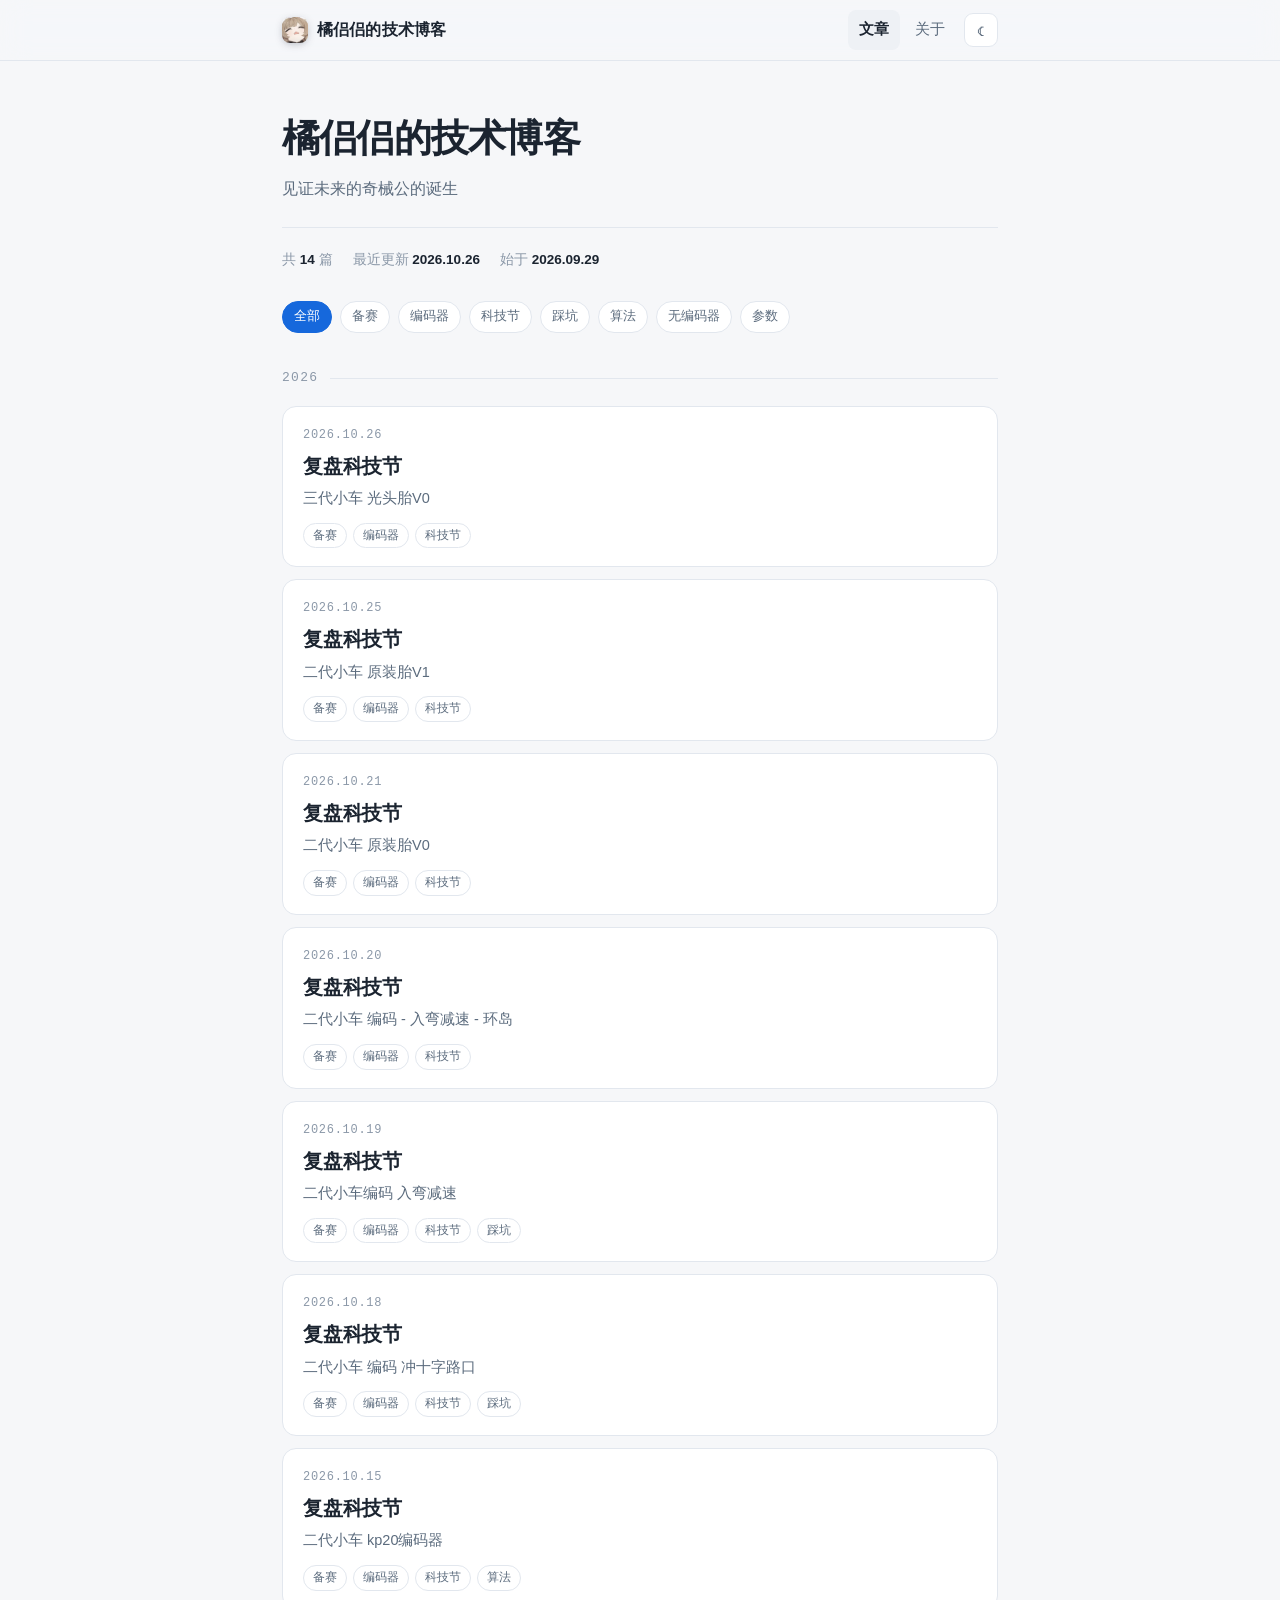
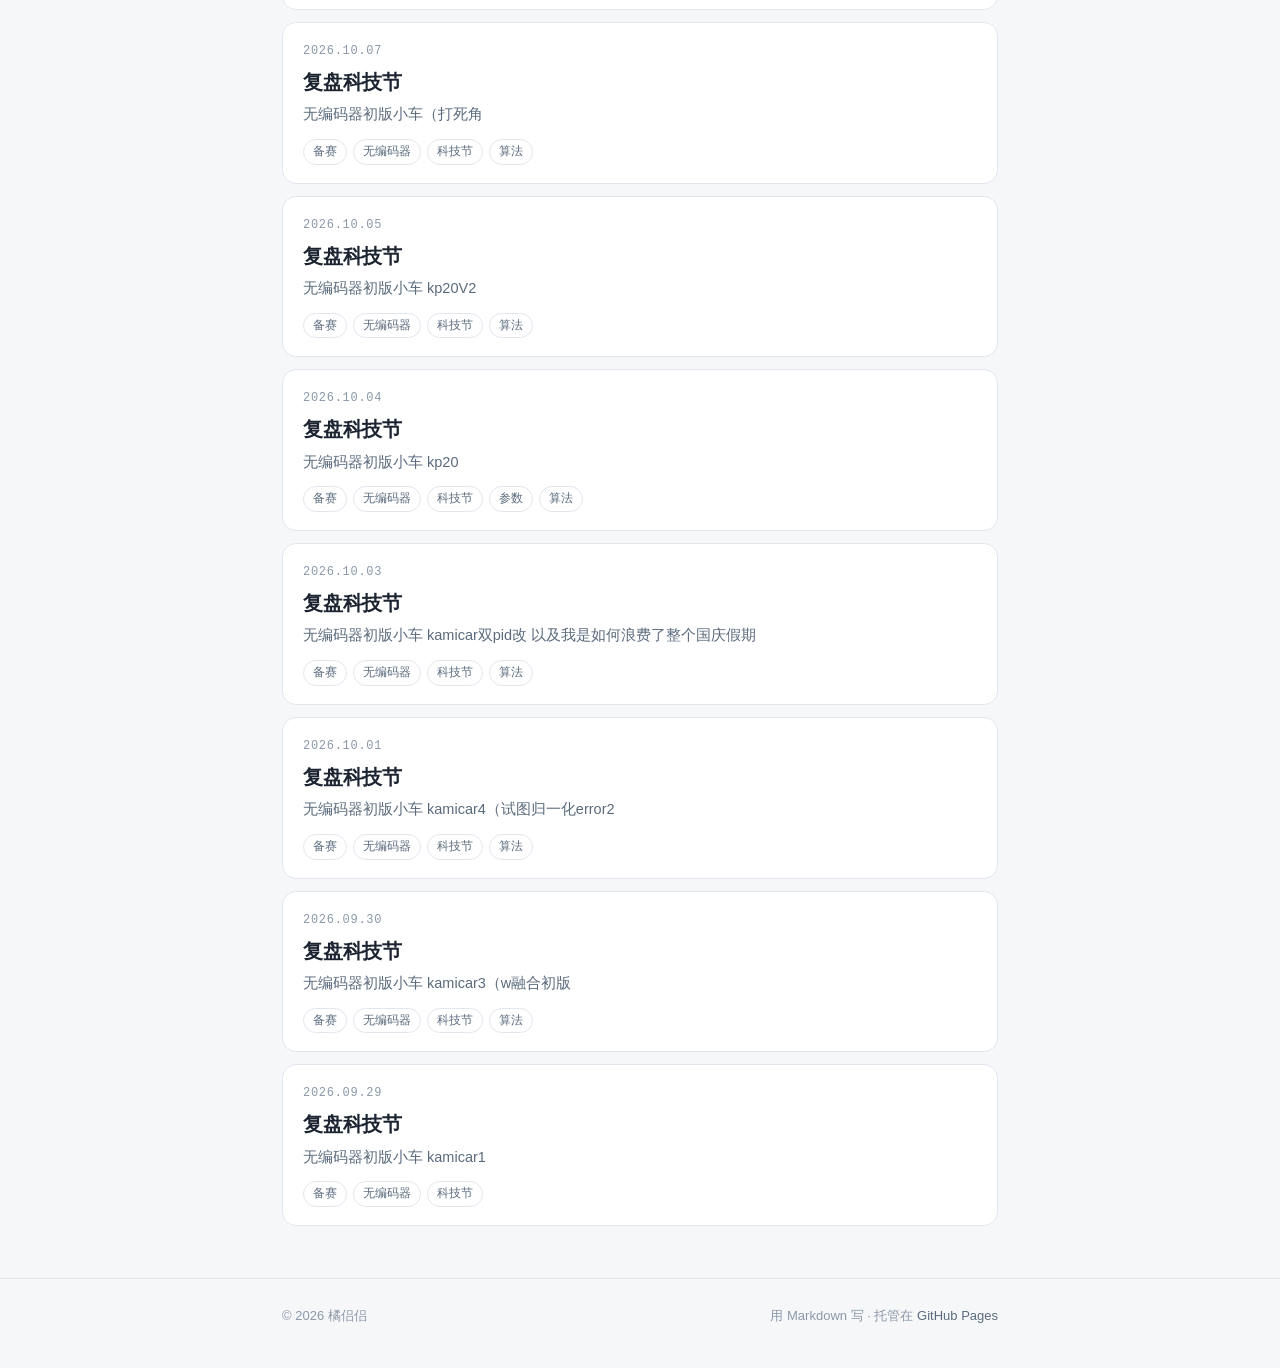
<file: index.html>
<!doctype html>
<html lang="zh-CN" data-theme="light">
<head>
<meta charset="utf-8">
<meta name="viewport" content="width=device-width, initial-scale=1">
<title>橘侣侣的个人小站</title>
<meta name="description" content="记录智能车竞赛的备赛、调车与比赛历程。">
<meta name="color-scheme" content="light dark">
<link rel="stylesheet" href="assets/style.css">
<link rel="icon" href="images/logo-64.png">
<script>
  // 在样式加载前定好深浅色，避免闪白
  (function () {
    try {
      var s = localStorage.getItem('theme');
      var t = s || (matchMedia('(prefers-color-scheme: dark)').matches ? 'dark' : 'light');
      document.documentElement.setAttribute('data-theme', t);
    } catch (e) {}
  })();
</script>
</head>
<body>
<a class="skip" href="#main">跳到正文</a>

<header class="site-header">
  <div class="wrap header-inner">
    <a class="brand" href="index.html">
      <span class="brand-mark" aria-hidden="true">◈</span>
      <span data-site-name>智能车手记</span>
    </a>
    <nav class="nav">
      <a href="index.html" class="active">文章</a>
      <a href="about.html">关于</a>
      <button id="theme-toggle" class="icon-btn" type="button" aria-label="切换深浅色">☾</button>
    </nav>
  </div>
</header>

<main id="main" class="wrap">
  <section class="hero">
    <h1><span data-site-name>智能车手记</span></h1>
    <p class="tagline" data-site-tagline>备赛、调车、翻车、再爬起来的全过程记录。</p>
    <div class="meta-strip" id="meta-strip"></div>
  </section>

  <div class="tag-bar" id="tag-bar"></div>
  <div class="post-list" id="post-list">
    <p class="loading">加载中</p>
  </div>
</main>

<footer class="site-footer">
  <div class="wrap footer-inner">
    <span>© <span data-year>2026</span> <span data-author>你的名字</span></span>
    <span>用 Markdown 写 · 托管在 <a href="https://pages.github.com/" target="_blank" rel="noopener">GitHub Pages</a></span>
  </div>
</footer>

<div class="lightbox" id="lightbox" role="dialog" aria-label="查看大图"><img alt=""></div>

<script src="assets/md.js"></script>
<script src="assets/app.js"></script>
</body>
</html>
</file>
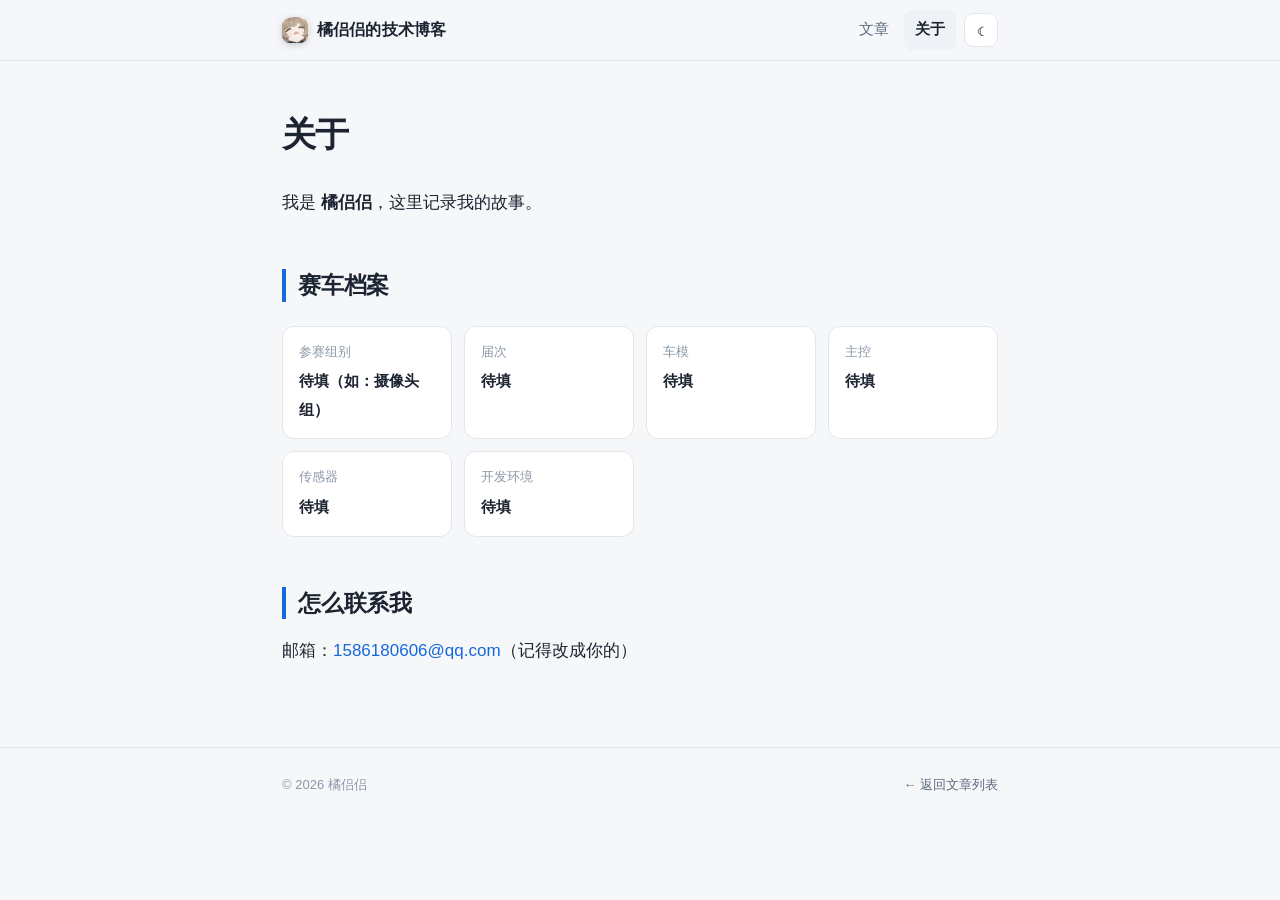
<file: about.html>
<!doctype html>
<html lang="zh-CN" data-theme="light">
<head>
<meta charset="utf-8">
<meta name="viewport" content="width=device-width, initial-scale=1">
<title>关于 · 橘侣侣的个人小站</title>
<meta name="color-scheme" content="light dark">
<link rel="stylesheet" href="assets/style.css">
<link rel="icon" href="images/logo-64.png">
<script>
  (function () {
    try {
      var s = localStorage.getItem('theme');
      var t = s || (matchMedia('(prefers-color-scheme: dark)').matches ? 'dark' : 'light');
      document.documentElement.setAttribute('data-theme', t);
    } catch (e) {}
  })();
</script>
</head>
<body>
<a class="skip" href="#main">跳到正文</a>

<header class="site-header">
  <div class="wrap header-inner">
    <a class="brand" href="index.html">
      <span class="brand-mark" aria-hidden="true">◈</span>
      <span data-site-name>智能车手记</span>
    </a>
    <nav class="nav">
      <a href="index.html">文章</a>
      <a href="about.html" class="active">关于</a>
      <button id="theme-toggle" class="icon-btn" type="button" aria-label="切换深浅色">☾</button>
    </nav>
  </div>
</header>

<main id="main" class="wrap">
  <div class="page">
    <h1>关于</h1>

    <div class="prose">
      <p>我是 <strong data-author>你的名字</strong>，这里记录我的故事。</p>

     

      <h2>赛车档案</h2>
      <dl class="spec-grid">
        <div class="spec"><dt>参赛组别</dt><dd>待填（如：摄像头组）</dd></div>
        <div class="spec"><dt>届次</dt><dd>待填</dd></div>
        <div class="spec"><dt>车模</dt><dd>待填</dd></div>
        <div class="spec"><dt>主控</dt><dd>待填</dd></div>
        <div class="spec"><dt>传感器</dt><dd>待填</dd></div>
        <div class="spec"><dt>开发环境</dt><dd>待填</dd></div>
      </dl>
 

      <h2>怎么联系我</h2>
      <p>邮箱：<a href="mailto:you@example.com">1586180606@qq.com</a>（记得改成你的）</p>
      <p data-github-wrap hidden>GitHub：<a href="https://github.com/" target="_blank" rel="noopener" data-github>github.com/yourname</a></p>
    </div>
  </div>
</main>

<footer class="site-footer">
  <div class="wrap footer-inner">
    <span>© <span data-year>2026</span> <span data-author>你的名字</span></span>
    <span><a href="index.html">← 返回文章列表</a></span>
  </div>
</footer>

<script src="assets/md.js"></script>
<script src="assets/app.js"></script>
</body>
</html>
</file>
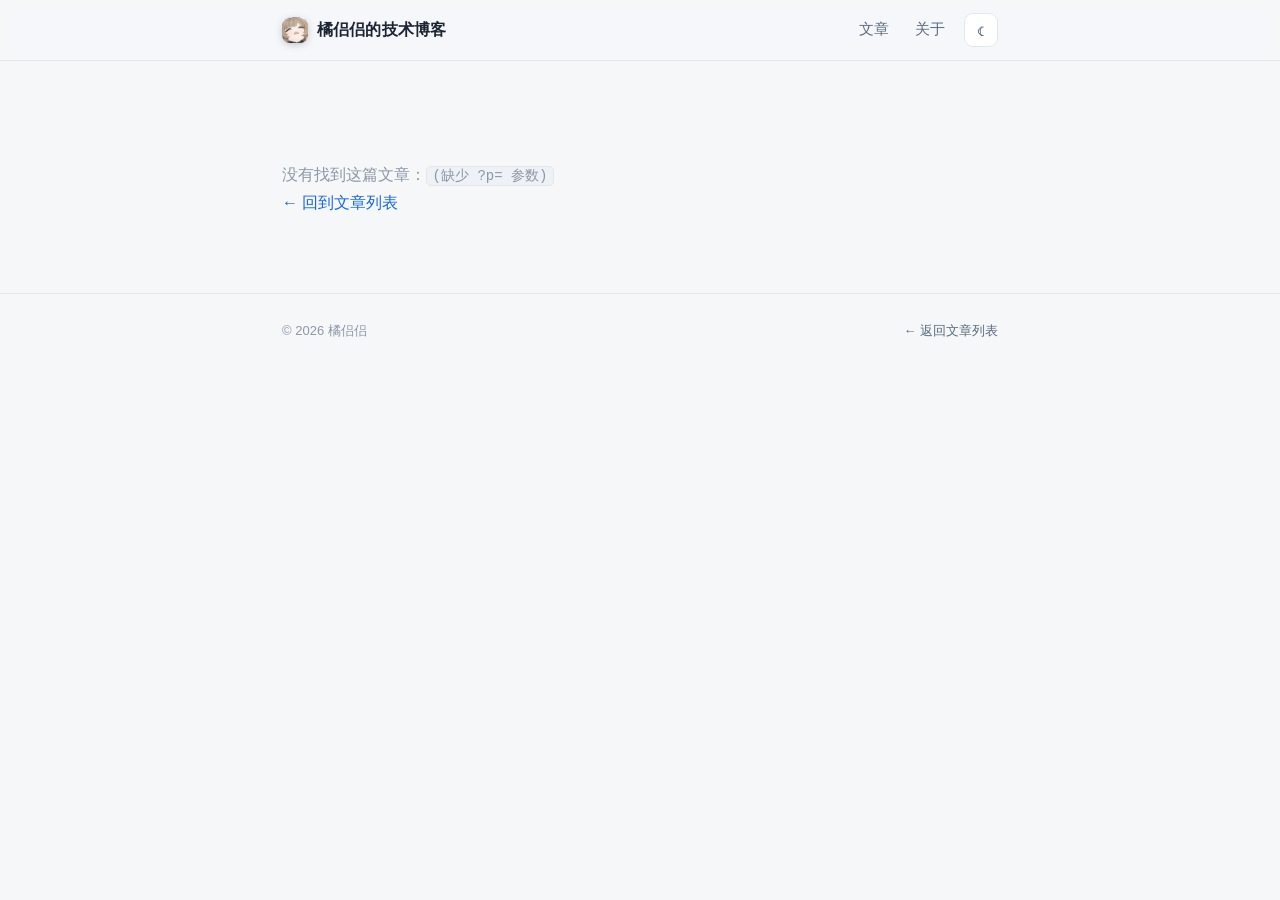
<file: post.html>
<!doctype html>
<html lang="zh-CN" data-theme="light">
<head>
<meta charset="utf-8">
<meta name="viewport" content="width=device-width, initial-scale=1">
<title>文章 · 橘侣侣的个人小站</title>
<meta name="description" content="记录智能车竞赛的备赛、调车与比赛历程。">
<meta name="color-scheme" content="light dark">
<link rel="stylesheet" href="assets/style.css">
<link rel="icon" href="images/logo-64.png">
<script>
  (function () {
    try {
      var s = localStorage.getItem('theme');
      var t = s || (matchMedia('(prefers-color-scheme: dark)').matches ? 'dark' : 'light');
      document.documentElement.setAttribute('data-theme', t);
    } catch (e) {}
  })();
</script>
</head>
<body>
<a class="skip" href="#main">跳到正文</a>

<header class="site-header">
  <div class="wrap header-inner">
    <a class="brand" href="index.html">
      <span class="brand-mark" aria-hidden="true">◈</span>
      <span data-site-name>智能车手记</span>
    </a>
    <nav class="nav">
      <a href="index.html">文章</a>
      <a href="about.html">关于</a>
      <button id="theme-toggle" class="icon-btn" type="button" aria-label="切换深浅色">☾</button>
    </nav>
  </div>
</header>

<main id="main" class="wrap">
  <article class="article" id="post">
    <p class="loading">加载中</p>
  </article>
</main>

<footer class="site-footer">
  <div class="wrap footer-inner">
    <span>© <span data-year>2026</span> <span data-author>你的名字</span></span>
    <span><a href="index.html">← 返回文章列表</a></span>
  </div>
</footer>

<div class="lightbox" id="lightbox" role="dialog" aria-label="查看大图"><img alt=""></div>

<script src="assets/md.js"></script>
<script src="assets/app.js"></script>
</body>
</html>
</file>
<file: assets/style.css>
/* ============ 主题变量 ============ */
:root {
  --bg: #f6f7f9;
  --bg-soft: #ffffff;
  --bg-sunken: #eef1f5;
  --text: #1b2430;
  --text-soft: #5b6b7d;
  --text-faint: #8b98a8;
  --line: #e2e7ee;
  --accent: #1668dc;
  --accent-soft: #e8f1ff;
  --amber: #d9822b;
  --shadow: 0 1px 2px rgba(20, 35, 55, .05), 0 8px 24px -12px rgba(20, 35, 55, .18);
  --radius: 14px;
  --maxw: 760px;
  --font: -apple-system, BlinkMacSystemFont, "Segoe UI", "PingFang SC", "Hiragino Sans GB",
          "Microsoft YaHei", "Source Han Sans SC", sans-serif;
  --mono: "SFMono-Regular", ui-monospace, "Cascadia Mono", Consolas, "Liberation Mono", Menlo, monospace;
}

[data-theme="dark"] {
  --bg: #0f141a;
  --bg-soft: #161d25;
  --bg-sunken: #1c242e;
  --text: #e6edf5;
  --text-soft: #a5b4c4;
  --text-faint: #77869a;
  --line: #263140;
  --accent: #59a6ff;
  --accent-soft: #16283d;
  --amber: #e8a33d;
  --shadow: 0 1px 2px rgba(0, 0, 0, .3), 0 10px 30px -16px rgba(0, 0, 0, .8);
}

/* ============ 基础 ============ */
* { box-sizing: border-box; }

html { -webkit-text-size-adjust: 100%; }

body {
  margin: 0;
  background: var(--bg);
  color: var(--text);
  font-family: var(--font);
  font-size: 16px;
  line-height: 1.75;
  -webkit-font-smoothing: antialiased;
  text-rendering: optimizeLegibility;
}

a { color: var(--accent); text-decoration: none; }
a:hover { text-decoration: underline; text-underline-offset: 3px; }

img { max-width: 100%; height: auto; }

code {
  font-family: var(--mono);
  font-size: .875em;
  background: var(--bg-sunken);
  border: 1px solid var(--line);
  border-radius: 5px;
  padding: .1em .4em;
}

.wrap { width: 100%; max-width: var(--maxw); margin: 0 auto; padding: 0 22px; }

.skip {
  position: absolute; left: -9999px; top: 0;
  background: var(--bg-soft); padding: 10px 16px; border-radius: 0 0 8px 0; z-index: 100;
}
.skip:focus { left: 0; }

/* ============ 顶栏 ============ */
.site-header {
  position: sticky; top: 0; z-index: 40;
  background: color-mix(in srgb, var(--bg) 82%, transparent);
  backdrop-filter: saturate(180%) blur(14px);
  -webkit-backdrop-filter: saturate(180%) blur(14px);
  border-bottom: 1px solid var(--line);
}

.header-inner {
  display: flex; align-items: center; justify-content: space-between;
  height: 60px; gap: 16px;
}

.brand { display: flex; align-items: center; gap: 9px; color: var(--text); font-weight: 700; letter-spacing: .01em; }
.brand:hover { text-decoration: none; }
.brand-mark {
  display: grid; place-items: center;
  width: 26px; height: 26px; border-radius: 8px;
  background: url("../images/logo.png") center / cover no-repeat;
  color: transparent; font-size: 13px; line-height: 1;
  box-shadow: 0 2px 8px -2px rgba(20, 35, 55, .35);
}
[data-theme="dark"] .brand-mark { background: url("../images/logo.png") center / cover no-repeat; color: transparent; }

.nav { display: flex; align-items: center; gap: 4px; }
.nav a {
  color: var(--text-soft); font-size: 14.5px; padding: 7px 11px; border-radius: 8px;
  transition: background .15s, color .15s;
}
.nav a:hover { background: var(--bg-sunken); color: var(--text); text-decoration: none; }
.nav a.active { color: var(--text); background: var(--bg-sunken); font-weight: 600; }

.icon-btn {
  display: grid; place-items: center;
  width: 34px; height: 34px; margin-left: 4px;
  border: 1px solid var(--line); border-radius: 9px;
  background: var(--bg-soft); color: var(--text-soft);
  cursor: pointer; font-size: 15px; transition: .15s;
}
.icon-btn:hover { color: var(--text); border-color: var(--text-faint); }

/* ============ 首页 ============ */
.hero { padding: 54px 0 30px; }

.hero h1 {
  margin: 0 0 12px;
  font-size: clamp(28px, 5vw, 38px);
  line-height: 1.25;
  letter-spacing: -.02em;
}

.hero .tagline { margin: 0; color: var(--text-soft); font-size: 16px; max-width: 46em; }

.meta-strip {
  display: flex; flex-wrap: wrap; gap: 20px;
  margin-top: 24px; padding-top: 20px;
  border-top: 1px solid var(--line);
  color: var(--text-faint); font-size: 13.5px;
}
.meta-strip b { color: var(--text); font-weight: 600; }

.tag-bar { display: flex; flex-wrap: wrap; gap: 8px; margin: 0 0 28px; }

.tag {
  display: inline-block;
  padding: 3px 11px; border-radius: 999px;
  border: 1px solid var(--line);
  background: var(--bg-soft);
  color: var(--text-soft);
  font-size: 12.5px; line-height: 1.9;
  cursor: pointer; transition: .15s;
}
.tag:hover { color: var(--accent); border-color: var(--accent); text-decoration: none; }
.tag.on { background: var(--accent); border-color: var(--accent); color: #fff; }
[data-theme="dark"] .tag.on { color: #06121f; }

/* 年份分组 */
.year-group { margin-bottom: 6px; }
.year-label {
  display: flex; align-items: center; gap: 12px;
  margin: 34px 0 16px;
  color: var(--text-faint);
  font-family: var(--mono); font-size: 13px; letter-spacing: .1em;
}
.year-label::after { content: ""; flex: 1; height: 1px; background: var(--line); }

.post-list { padding-bottom: 40px; }

.post-card {
  display: block;
  padding: 18px 20px;
  margin-bottom: 12px;
  background: var(--bg-soft);
  border: 1px solid var(--line);
  border-radius: var(--radius);
  color: inherit;
  transition: transform .18s ease, box-shadow .18s ease, border-color .18s ease;
}
.post-card:hover {
  text-decoration: none;
  transform: translateY(-2px);
  border-color: color-mix(in srgb, var(--accent) 45%, var(--line));
  box-shadow: var(--shadow);
}

.post-card time {
  display: block;
  font-family: var(--mono); font-size: 12px; letter-spacing: .06em;
  color: var(--text-faint); margin-bottom: 6px;
}

.post-card h2 {
  margin: 0 0 6px;
  font-size: 19.5px; line-height: 1.45; letter-spacing: -.01em;
}
.post-card:hover h2 { color: var(--accent); }

.post-card p { margin: 0; color: var(--text-soft); font-size: 14.5px; line-height: 1.7; }

.card-tags { margin-top: 12px; display: flex; flex-wrap: wrap; gap: 6px; }
.card-tags .tag { font-size: 11.5px; padding: 1px 9px; cursor: default; }
.card-tags .tag:hover { color: var(--text-soft); border-color: var(--line); }

.empty { color: var(--text-faint); padding: 40px 0; }

/* ============ 文章页 ============ */
.article { padding: 44px 0 20px; }

.article-head { margin-bottom: 30px; padding-bottom: 22px; border-bottom: 1px solid var(--line); }

.article-head h1 {
  margin: 8px 0 14px;
  font-size: clamp(26px, 4.4vw, 34px);
  line-height: 1.3; letter-spacing: -.02em;
}

.article-head .kicker {
  font-family: var(--mono); font-size: 12.5px; letter-spacing: .08em;
  color: var(--text-faint); text-transform: uppercase;
}

.prose { font-size: 17px; line-height: 1.9; }
.prose > *:first-child { margin-top: 0; }

.prose h2 {
  margin: 2.2em 0 .7em;
  font-size: 23px; line-height: 1.4; letter-spacing: -.01em;
  padding-left: 12px; border-left: 4px solid var(--accent);
}
.prose h3 { margin: 1.8em 0 .5em; font-size: 19px; }
.prose h4 { margin: 1.5em 0 .4em; font-size: 17px; color: var(--text-soft); }

.prose p { margin: 0 0 1.15em; }

.prose ul, .prose ol { margin: 0 0 1.2em; padding-left: 1.4em; }
.prose li { margin-bottom: .4em; }
.prose li::marker { color: var(--text-faint); }

.prose blockquote {
  margin: 1.5em 0;
  padding: 14px 18px;
  border-left: 3px solid var(--amber);
  border-radius: 0 10px 10px 0;
  background: var(--bg-sunken);
  color: var(--text-soft);
}
.prose blockquote p:last-child { margin-bottom: 0; }

.prose hr { margin: 2.5em 0; border: 0; border-top: 1px solid var(--line); }

.prose img, .prose figure img {
  display: block;
  margin: 1.6em auto;
  border-radius: 10px;
  border: 1px solid var(--line);
  box-shadow: var(--shadow);
  cursor: zoom-in;
}

.prose figure { margin: 1.6em 0; }

.code-block {
  margin: 1.5em 0;
  padding: 16px 18px;
  overflow-x: auto;
  background: var(--bg-sunken);
  border: 1px solid var(--line);
  border-radius: 10px;
  font-size: 13.5px; line-height: 1.7;
}
.code-block code { background: none; border: 0; padding: 0; font-size: inherit; }

/* B 站视频嵌入（16:9） */
.video-wrap {
  position: relative;
  margin: 1.8em 0;
  padding-top: 56.25%;
  border: 1px solid var(--line);
  border-radius: 10px;
  overflow: hidden;
  background: #000;
}
.video-wrap iframe { position: absolute; inset: 0; width: 100%; height: 100%; border: 0; }

.table-wrap { overflow-x: auto; margin: 1.5em 0; }
.table-wrap table { border-collapse: collapse; width: 100%; font-size: 14.5px; }
.table-wrap th, .table-wrap td { padding: 9px 13px; border: 1px solid var(--line); text-align: left; }
.table-wrap th { background: var(--bg-sunken); font-weight: 600; }

/* 文末导航 */
.post-nav {
  display: grid; grid-template-columns: 1fr 1fr; gap: 12px;
  margin: 44px 0 10px; padding-top: 26px; border-top: 1px solid var(--line);
}
.post-nav a {
  padding: 14px 16px;
  background: var(--bg-soft); border: 1px solid var(--line); border-radius: 12px;
  color: var(--text); font-size: 14px; transition: .15s;
}
.post-nav a:hover { border-color: var(--accent); text-decoration: none; }
.post-nav .dir { display: block; color: var(--text-faint); font-size: 12px; margin-bottom: 4px; }
.post-nav .next { text-align: right; grid-column: 2; }
.post-nav > a:only-of-type { grid-column: 1 / -1; text-align: left; }
.post-nav .disabled { opacity: 0; pointer-events: none; }

/* ============ 关于页 ============ */
.page { padding: 44px 0 60px; }
.page h1 { font-size: clamp(26px, 4.4vw, 34px); margin: 0 0 22px; letter-spacing: -.02em; }

.spec-grid { display: grid; grid-template-columns: repeat(auto-fit, minmax(150px, 1fr)); gap: 12px; margin: 24px 0; }
.spec {
  padding: 14px 16px; background: var(--bg-soft);
  border: 1px solid var(--line); border-radius: 12px;
}
.spec dt { color: var(--text-faint); font-size: 12.5px; margin-bottom: 3px; }
.spec dd { margin: 0; font-weight: 600; font-size: 15px; }

/* ============ 页脚 ============ */
.site-footer {
  border-top: 1px solid var(--line);
  padding: 26px 0 40px;
  color: var(--text-faint);
  font-size: 13px;
}
.footer-inner { display: flex; flex-wrap: wrap; gap: 10px; justify-content: space-between; }
.site-footer a { color: var(--text-soft); }

/* ============ 图片灯箱 ============ */
.lightbox {
  position: fixed; inset: 0; z-index: 90;
  display: none; place-items: center;
  padding: 28px;
  background: rgba(8, 12, 18, .88);
  backdrop-filter: blur(6px);
  cursor: zoom-out;
}
.lightbox.open { display: grid; }
.lightbox img {
  max-width: 100%; max-height: 100%;
  border-radius: 8px; box-shadow: 0 24px 80px rgba(0, 0, 0, .6);
}

/* ============ 加载态 ============ */
.loading { color: var(--text-faint); padding: 30px 0; }
.loading::after { content: "…"; }

/* ============ 响应式 ============ */
@media (max-width: 560px) {
  .wrap { padding: 0 18px; }
  .hero { padding: 36px 0 22px; }
  .prose { font-size: 16.5px; line-height: 1.85; }
  .prose h2 { font-size: 20px; }
  .post-nav { grid-template-columns: 1fr; }
  .post-nav .next { grid-column: 1; text-align: left; }
  .nav a { padding: 6px 9px; font-size: 14px; }
}

@media (prefers-reduced-motion: reduce) {
  * { animation: none !important; transition: none !important; }
}
</file>
